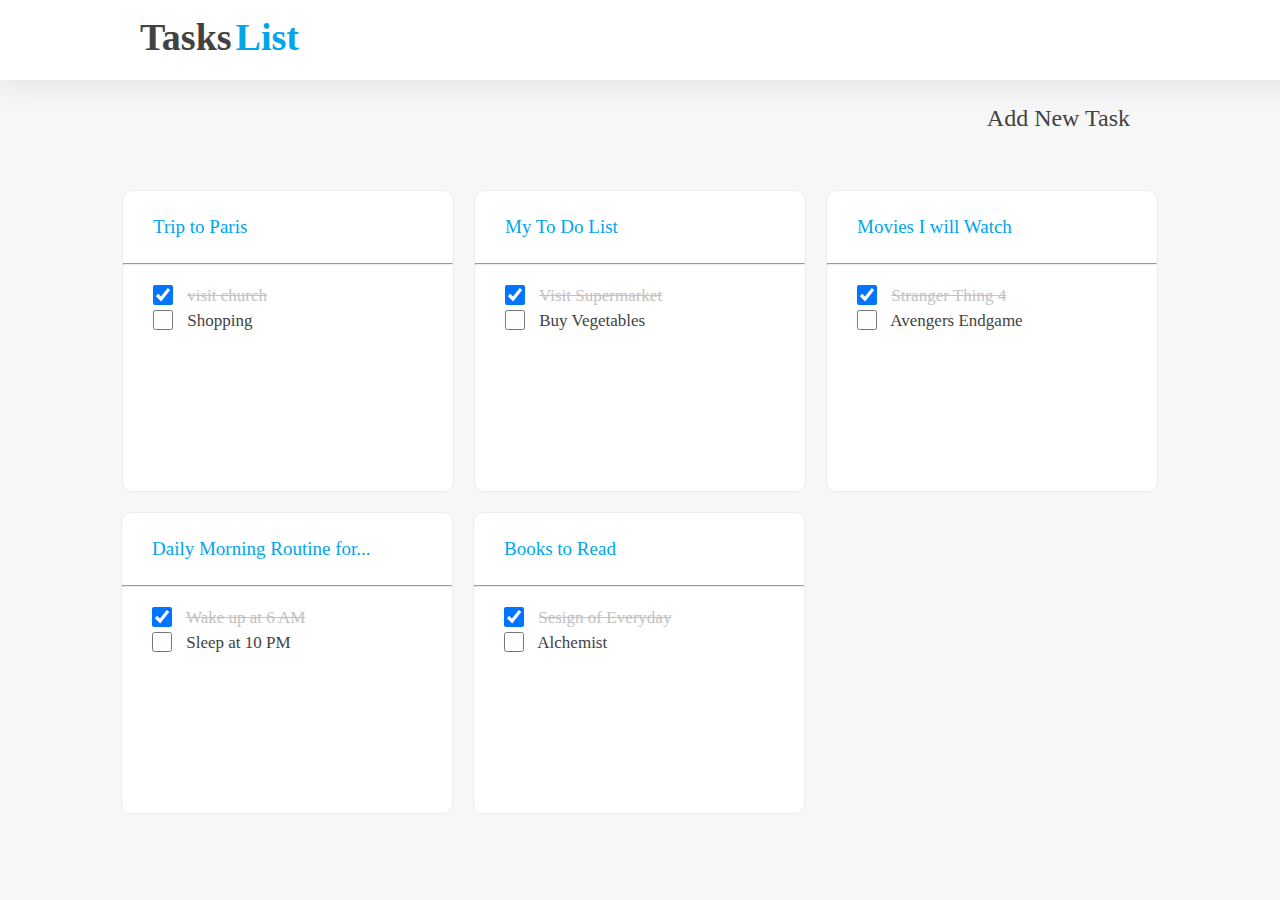
<file: index.html>
<!DOCTYPE html>
<html lang="en">
<head>
    <meta charset="UTF-8">
    <meta http-equiv="X-UA-Compatible" content="IE=edge">
    <meta name="viewport" content="width=device-width, initial-scale=1.0">
    <title>TODO-APP UI WEB</title>
    <link rel="stylesheet" href="./style.css">
    <link rel="stylesheet" href="https://cdnjs.cloudflare.com/ajax/libs/font-awesome/6.4.0/css/all.min.css" integrity="sha512-iecdLmaskl7CVkqkXNQ/ZH/XLlvWZOJyj7Yy7tcenmpD1ypASozpmT/E0iPtmFIB46ZmdtAc9eNBvH0H/ZpiBw==" crossorigin="anonymous" referrerpolicy="no-referrer" />
</head>
<body>
    <div class="first-box">
        <h1 class="one tag">Tasks</h1>
        <h1 class="two tag">List</h1>
    </div>
        
        <a href="./index2.html"><p id="on"><i class="fa-sharp fa-solid fa-circle-plus pluscolor"></i>Add New Task</p></a>
        <div class="container">
        <div class="box1 box">
            <a href="./index3.html"><p>Trip to Paris</p></a>
            <hr><br>
            <input type="checkbox" class="check" id="paris" checked>
            <label class="in1" for="paris">visit church</label><br>
            <input type="checkbox" class="check"  id="shop">
            <label for="shop" class="labe">Shopping</label>
        </div>
        <div class="box2 box">
            <p>My To Do List</p>
            <hr><br>
            <input type="checkbox" class="check" id="supermarket" checked>
            <label class="in1" for="supermarket">Visit Supermarket</label><br>
            <input type="checkbox" class="check" id="Buy">
            <label for="Buy" class="labe">Buy Vegetables</label>  
        </div>
        <div class="box3 box">
            <p>Movies I will Watch</p>
            <hr><br>
             <input type="checkbox" class="check" id="strange" checked>
             <label class="in1" for="strange">Stranger Thing 4</label><br>
             <input type="checkbox" class="check" id="avenger">
             <label for="avenger" class="labe">Avengers Endgame</label>
        </div>
        <div class="box4 box">
            <p>Daily Morning Routine for...</p>
            <hr><br>
            <input type="checkbox" class="check" id="wake" checked>
            <label class="in1" for="wake">Wake up at 6 AM</label><br>
            <input type="checkbox" class="check" id="sleep">
            <label for="sleep" class="labe">Sleep at 10 PM</label>
        </div>
        <div class="box5 box">
            <p>Books to Read</p>
            <hr><br>
            <input type="checkbox" class="check" id="design" checked>
            <label class="in1" for="design">Sesign of Everyday</label><br>
            <input type="checkbox" class="check" id="alche">
            <label for="alche" class="labe">Alchemist</label>
        </div>
    </div>
</body>
</html>
</file>
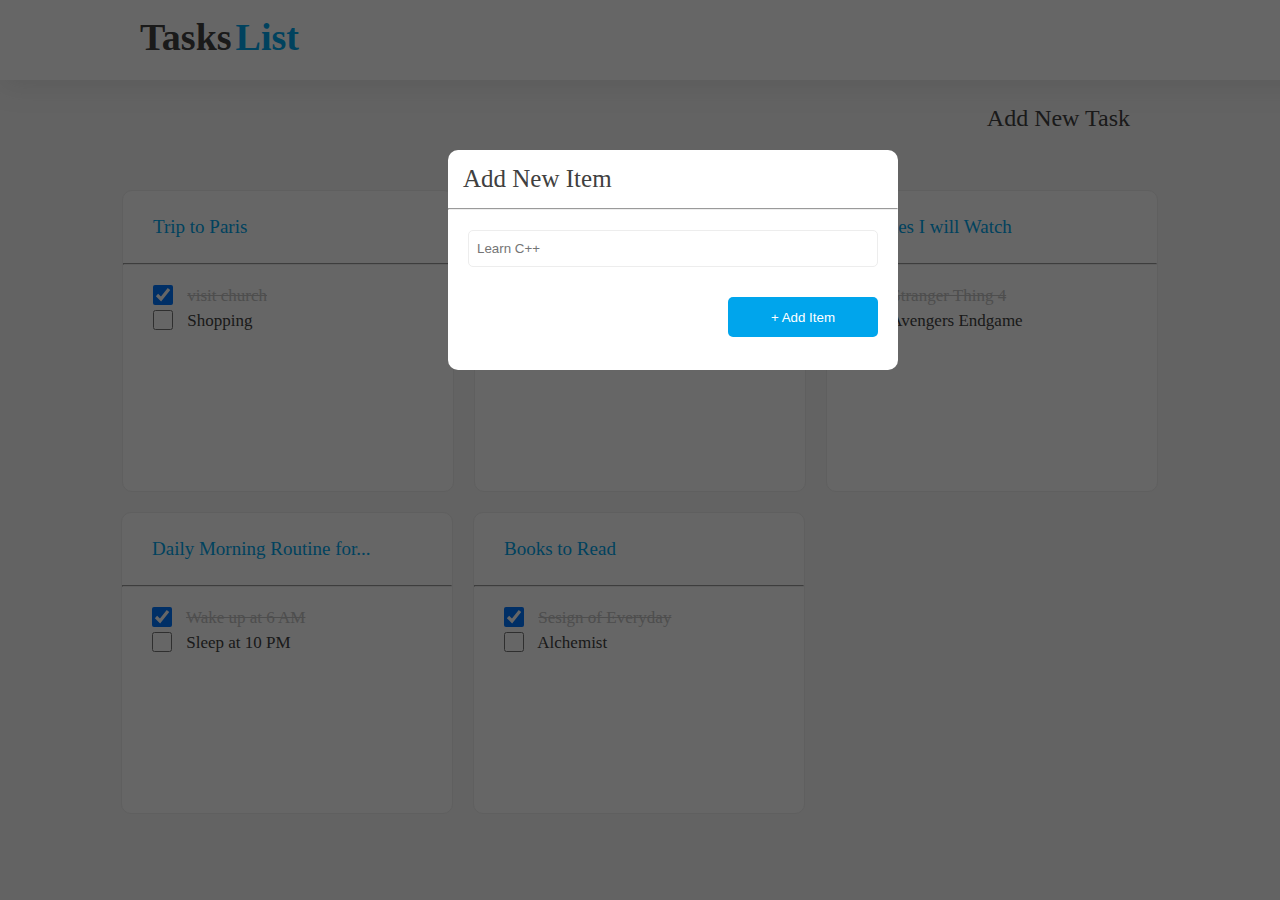
<file: index2.html>
<!DOCTYPE html>
<html lang="en">
<head>
    <meta charset="UTF-8">
    <meta http-equiv="X-UA-Compatible" content="IE=edge">
    <meta name="viewport" content="width=device-width, initial-scale=1.0">
    <title>TODO-APP UI WEB</title>
    <link rel="stylesheet" href="./style.css">
    <link rel="stylesheet" href="https://cdnjs.cloudflare.com/ajax/libs/font-awesome/6.4.0/css/all.min.css" integrity="sha512-iecdLmaskl7CVkqkXNQ/ZH/XLlvWZOJyj7Yy7tcenmpD1ypASozpmT/E0iPtmFIB46ZmdtAc9eNBvH0H/ZpiBw==" crossorigin="anonymous" referrerpolicy="no-referrer" />
</head>
<body>
    <!-- <div id="opacity"> -->
    <div class="first-box">
        <h1 class="one tag">Tasks</h1>
        <h1 class="two tag">List</h1>
    </div>
        <a href="./index2.html"><p id="on"><i class="fa-sharp fa-solid fa-circle-plus pluscolor"></i>Add New Task</p></a>
        <div class="container">
        <div class="box1 box">
            <p>Trip to Paris</p>
            <hr><br>
            <input type="checkbox" class="check" id="paris" checked>
            <label class="in1" for="paris">visit church</label><br>
            <input type="checkbox" class="check"  id="shop">
            <label for="shop" class="labe">Shopping</label>
        </div>
        <div class="box2 box">
            <p>My To Do List</p>
            <hr><br>
            <input type="checkbox" class="check" id="supermarket" checked>
            <label class="in1" for="supermarket">Visit Supermarket</label><br>
            <input type="checkbox" class="check" id="Buy">
            <label for="Buy" class="labe">Buy Vegetables</label>  
        </div>
        <div class="box3 box">
            <p>Movies I will Watch</p>
            <hr><br>
             <input type="checkbox" class="check" id="strange" checked>
             <label class="in1" for="strange">Stranger Thing 4</label><br>
             <input type="checkbox" class="check" id="avenger">
             <label for="avenger" class="labe">Avengers Endgame</label>
        </div>
        <div class="box4 box">
            <p>Daily Morning Routine for...</p>
            <hr><br>
            <input type="checkbox" class="check" id="wake" checked>
            <label class="in1" for="wake">Wake up at 6 AM</label><br>
            <input type="checkbox" class="check" id="sleep">
            <label for="sleep" class="labe">Sleep at 10 PM</label>
        </div>
        <div class="box5 box">
            <p>Books to Read</p>
            <hr><br>
            <input type="checkbox" class="check" id="design" checked>
            <label class="in1" for="design">Sesign of Everyday</label><br>
            <input type="checkbox" class="check" id="alche">
            <label for="alche" class="labe">Alchemist</label>
        </div>
    </div>
    <div class="opacity"></div>
    <!-- </div> -->
        <div class="item-card">
            <div class="heading">
            <div>
                <p>Add New Item</p>
            </div>
            <div>
               <a href="./index.html"><i class="fa-solid fa-xmark"></i></a> 
            </div>
            </div>
            <hr>
              <div>
                <input type="text" class="input-box" placeholder="Learn C++">
              </div>
              <div>
                <button type="button" class="boton">+ Add Item</button>
              </div>
        </div>

</body>
</html>
</file>
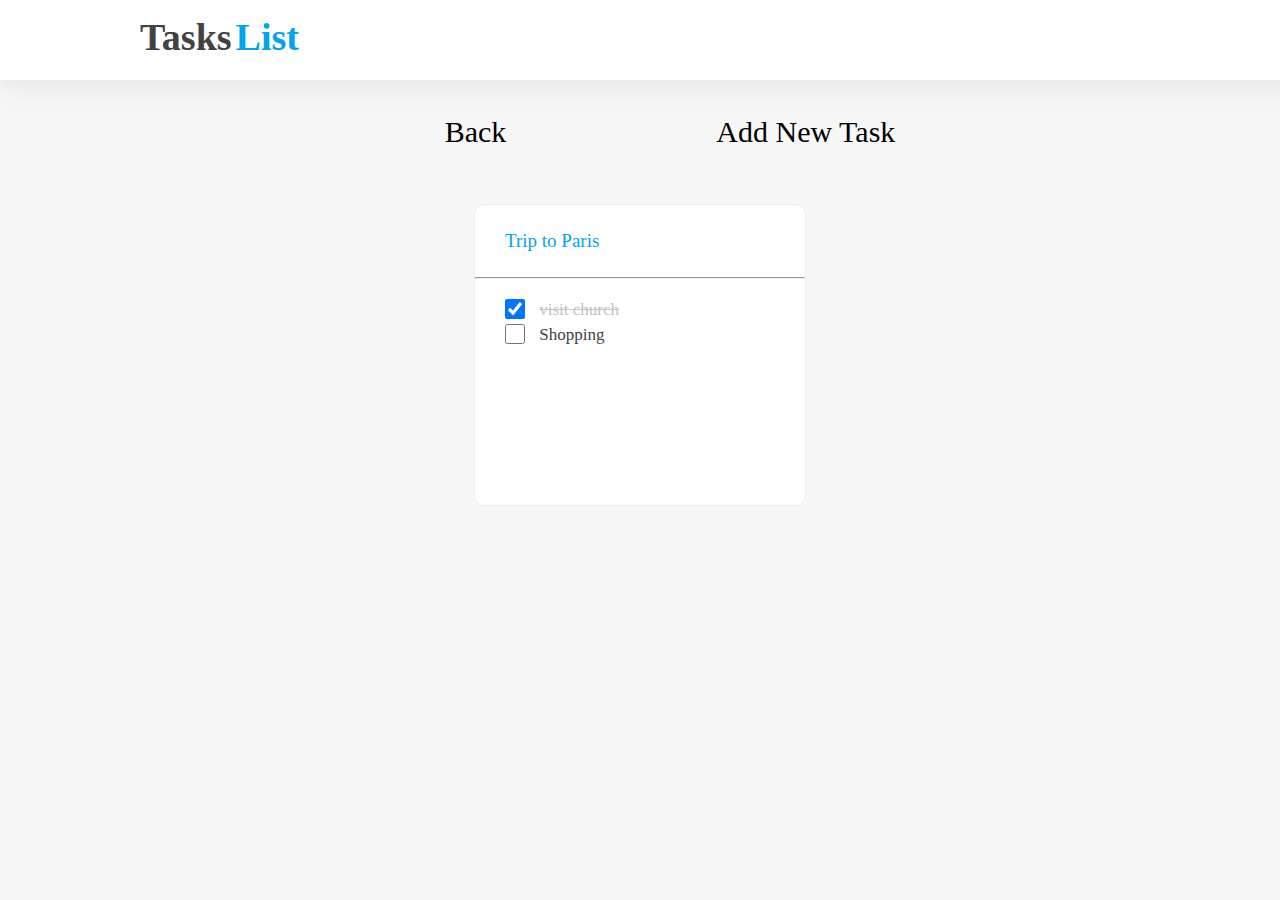
<file: index3.html>
<!DOCTYPE html>
<html lang="en">
<head>
    <meta charset="UTF-8">
    <meta http-equiv="X-UA-Compatible" content="IE=edge">
    <meta name="viewport" content="width=device-width, initial-scale=1.0">
    <title>TODO-APP UI WEB</title>
    <link rel="stylesheet" href="./style.css">
    <link rel="stylesheet" href="https://cdnjs.cloudflare.com/ajax/libs/font-awesome/6.4.0/css/all.min.css" integrity="sha512-iecdLmaskl7CVkqkXNQ/ZH/XLlvWZOJyj7Yy7tcenmpD1ypASozpmT/E0iPtmFIB46ZmdtAc9eNBvH0H/ZpiBw==" crossorigin="anonymous" referrerpolicy="no-referrer" />
</head>
<body>
    <div class="first-box">
        <h1 class="one tag">Tasks</h1>
        <h1 class="two tag">List</h1>
    </div>
    <div class="newcontainer">
    <div>
        <a href="index.html"><p><i class="fa-solid fa-circle-arrow-left colg"></i>Back</p></a>
    </div>
    <div>
    <a href="./index4.html"><p><i class="fa-sharp fa-solid fa-circle-plus colori"></i>Add New Task</p></a>
    </div>
    </div>
    <div class="container">
        <div class="box1 box">
            <p>Trip to Paris</p>
            <hr><br>
            <input type="checkbox" class="check" id="paris" checked>
            <label class="in1" for="paris">visit church</label><br>
            <input type="checkbox" class="check"  id="shop">
            <label for="shop" class="labe">Shopping</label>
        </div></div>
</body>
</html>
</file>
<file: style.css>
*{
    margin: 0%;
    padding: 0%;
}
body:hover{
    background-color: #F7F7F7;
    cursor: pointer;
}
.first-box{
    width: 1366px;
    height: 65px;
    background-color: #FFFFFF;
    box-shadow: 0px  5px 30px #7B7B7B29;
    padding-left: 140px;
    padding-top:15px ;
  
}
.first-box .tag{
    font-size: 38px;
    display: inline-block;

}
.first-box .one{
    color:#424242 ;
}
.first-box .two{
    color: #00A5EC;
}
#on{
   
    text-align: right;
    margin-right: 150px;
    font-size: 24px;
    margin-top: 15px;
    color: #424242;
}
.pluscolor{
     color: #00A5EC;
     padding-right:10px;
     font-size: 35px;
     position: relative;
     top: 5px;
}
a{
    text-decoration: none;
    color: black;
}
.container{
    width: 100%;
    display: flex;
    flex-wrap: wrap;
    justify-content:center;
    gap: 20px;
    margin-top: 55px;
    margin-bottom: 50px;
    
}
.box{
    width: 330px;
    height: 300px;
    border: 1px solid #EDEDED;
    border-radius: 10px;
    background-color: #FFFFFF;
    font-size: 17px;
    
}
.box p{
    font-size: 19px;
    color: #00A5EC;
    padding-left: 30px; 
    padding-top: 25px; 
    padding-bottom: 25px;
}
.box input{
    margin-left: 30px;
}

input.check{
    height: 20px;
    width: 20px;
    /* accent-color:#F7F7F7;  */
}

label{
    color: #424242;
    position: relative;
    left: 10px;
    bottom: 4px;
   
}

.box .in1{
    text-decoration: line-through;
    color: #C2C2C2;

}


.box4{
    position: relative;
    right: 177px;
    

}
.box5{
    position: relative;
    right: 177px;
}

.item-card{
    width: 450px;
    height: 220px;
    border:none;
    position: absolute;
    top:150px ;
    left: 448px;
    border-radius: 10px;
    background-color:#FFFFFF;
    
}
.heading{
    display: flex;
    flex-wrap: wrap;
    justify-content: space-between;
    margin: 15px;
    color: #404040;
    font-size: 25px;
    
    
}
.input-box{
      margin: 20px;
     width: 400px;
     height: 35px;
     background-color: #FFFFFF;
     padding-left: 8px;
     color:#858585;
     border: 1px solid #EDEDED;
     border-radius: 5px;
      
}
.boton{
    width: 150px;
    height: 40px;
    background-color: #00A5EC;
    border: none;
    border-radius: 5px;
    margin-left: 280px;
    margin-top: 10px;
    color: #FFFFFF;
    
   
}
.opacity{
    position: absolute;
    top: 0px;
    width: 100%;
    height:900px;
    background-color:#000000 ;
    opacity: 0.6;
   
}

.newcontainer{
     display: flex;
     flex-wrap: wrap;
     justify-content: center;
     margin-top: 35px;
     margin-left: 50px;
     column-gap: 200px;
     font-size: 30px;
}
.colori{
    color: #00A5EC;
    padding-right: 10px;

}
.colg{
    padding-right: 10px;
}
</file>
